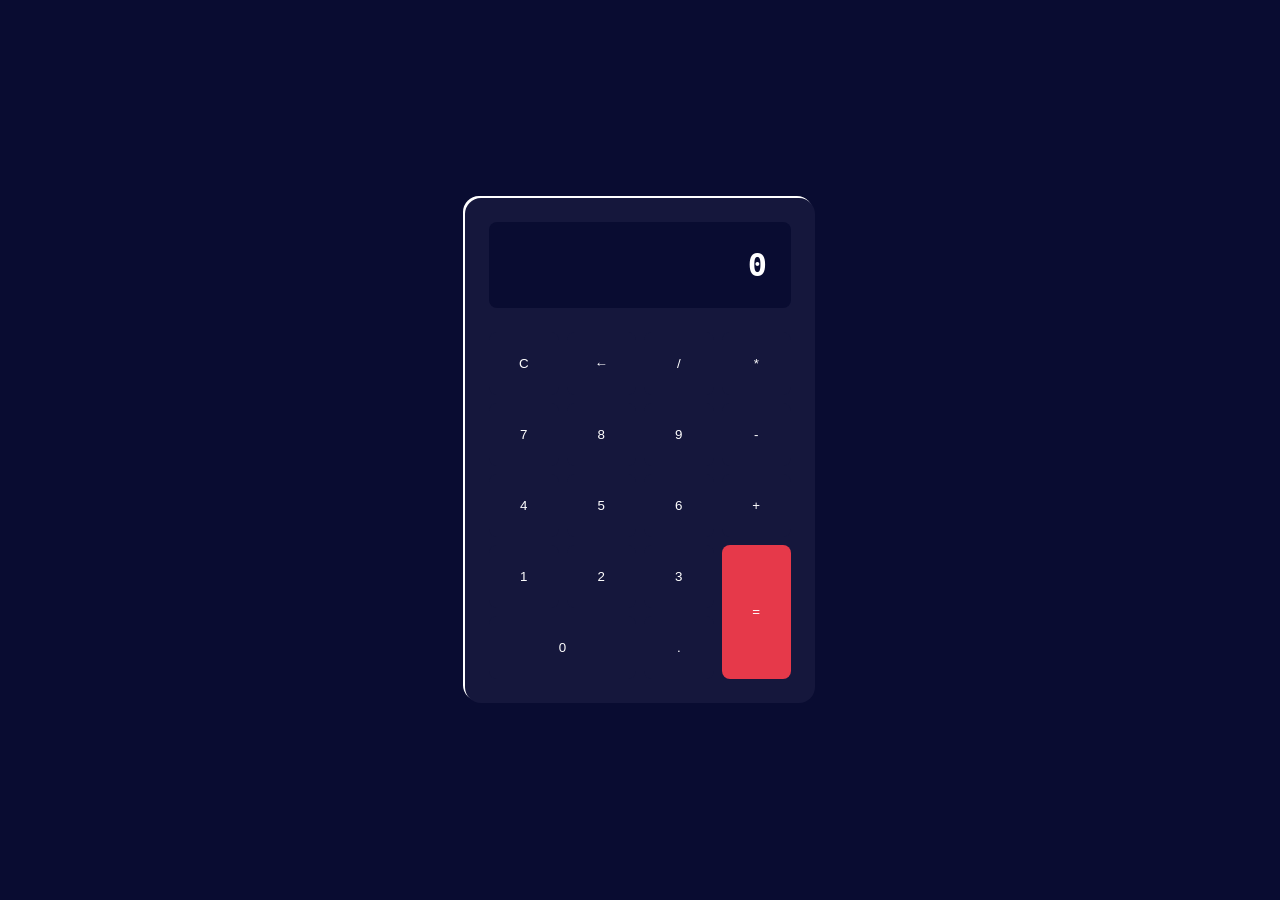
<file: index.html>
<!DOCTYPE html>
<html lang="en">
<head>
    <meta charset="UTF-8">
    <meta name="viewport" content="width=device-width, initial-scale=1.0">
    <title>Calculadora</title>
    <link rel="stylesheet" href="main.css">
</head>
<body>
    <div class="calculadora">
        <div class="pantalla">0</div>
        <button id="c" class="btn">C</button>
        <button id="borrar" class="btn">←</button>
        <button class="btn">/</button>
        <button class="btn">*</button>
        <button class="btn">7</button>
        <button class="btn">8</button>
        <button class="btn">9</button>
        <button class="btn">-</button>
        <button class="btn">4</button>
        <button class="btn">5</button>
        <button class="btn">6</button>
        <button class="btn">+</button>
        <button class="btn">1</button>
        <button class="btn">2</button>
        <button class="btn">3</button>
        <button id="igual" class="btn">=</button>
        <button id="cero" class="btn">0</button>
        <button class="btn">.</button>
    </div>
    <script src="/main.js"></script>
</body>
</html>
</file>
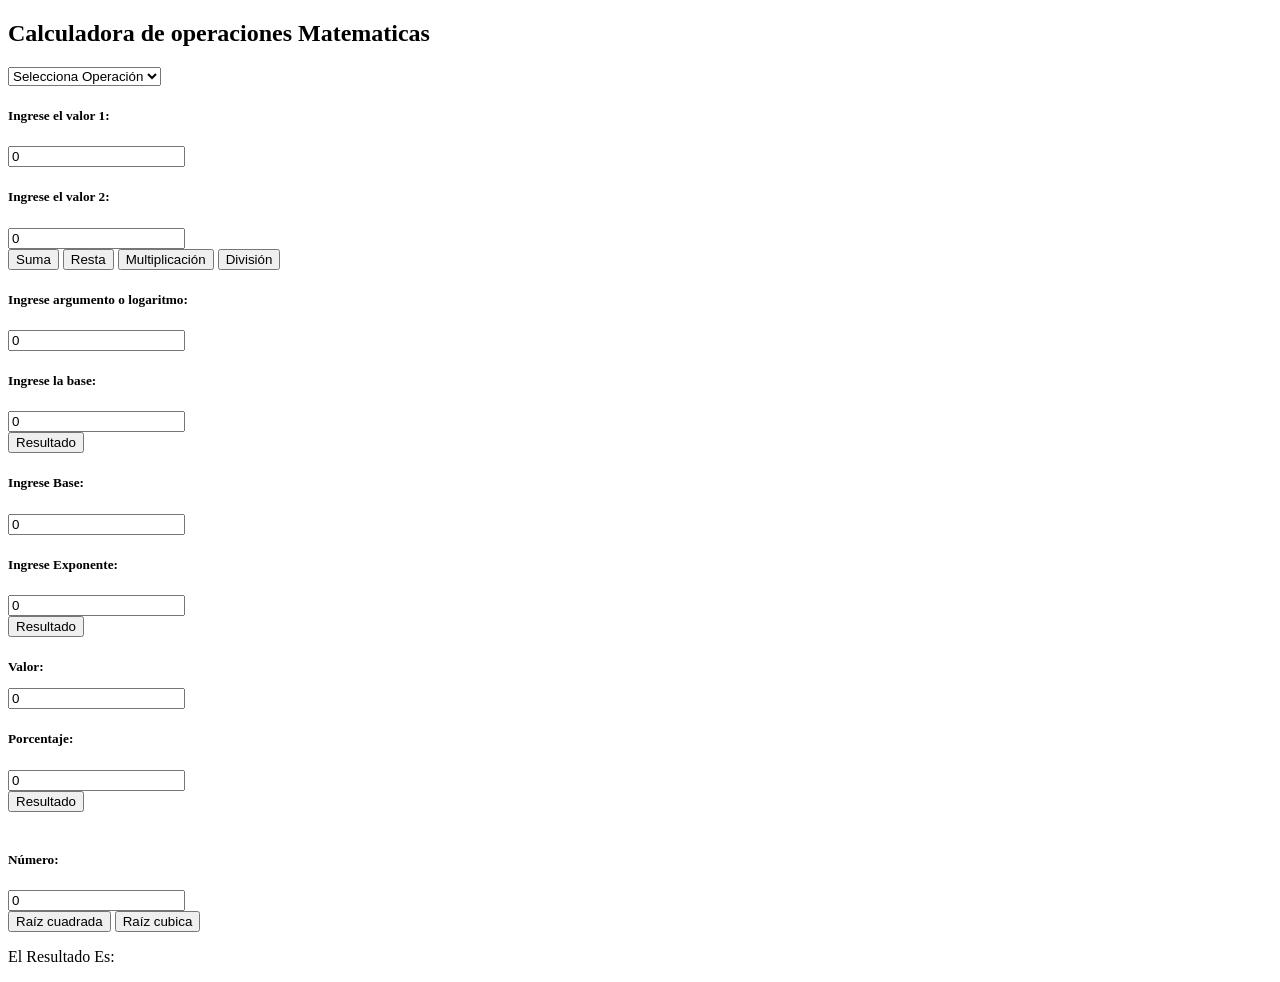
<file: Tools_Math.html>
<!DOCTYPE html>
<html lang="en">
<head>
    <meta charset="UTF-8">
    <meta http-equiv="X-UA-Compatible" content="IE=edge">
    <meta name="viewport" content="width=device-width, initial-scale=1.0">
    <link rel="stylesheet" href="C:\Users\rober\OneDrive\Documentos\GitHub\Calculadora\Math.css">
    <title>Tools</title>
</head>
<body>
    
    <form id="calculadora" name="" method="get">
        <h2 id="title">Calculadora de operaciones Matematicas</h2>
        <div class="content-select">
            <select id="select_ope" onchange="opcion()">
                <option value="vacio">Selecciona Operación</option>
                <option value="op_basic" >Operaciones Basicas</option>
                <option value="log">Logaritmo</option>
                <option value="pot">Potencia</option>
                <option value="por">Porcentaje</option>
                <option value="Raiz">Raíz</option>
            </select>
        </div>
        
        <div id="op_basic">
            <h5>Ingrese el valor 1:</h5>
            <input type="number" id="n1" value="0">
            <h5>Ingrese el valor 2:</h5>
            <input type="number" id="n2" value="0">
            <br>
            <button onclick="suma();" type="button">Suma</button>
            <button onclick="resta();" type="button">Resta</button>
            <button onclick="multiplicar();" type="button">Multiplicación</button>
            <button onclick="dividir();" type="button">División</button><br>    
        </div>

        <div id="log">
            <h5>Ingrese argumento o logaritmo:</h5>
            <input type="number" id="nlog1" value="0">
            <h5>Ingrese la base:</h5>
            <input type="number" id="nlog2" value="0"><br>
            <button onclick="logaritmo();" type="button">Resultado</button>
            <br>
        </div>

        <div id="pot">
            <h5>Ingrese Base:</h5>
            <input type="number" id="npot1" value="0">
            <h5>Ingrese Exponente:</h5>
            <input type="number" id="npot2" value="0"><br>
            <button onclick="potencia();" type="button">Resultado</button>
        </div>

        <div id="por">
            <h5>Valor:</p>
            <input type="number" id="npor1" value="0">
            <h5>Porcentaje:</h5>
            <input type="number" id="npor2" value="0"><br>
            <button onclick="porcentaje();" type="button">Resultado</button>
        </div>
        <br>         
        <div id="raiz">
            <h5>Número:</h5>
            <input type="number" id="nr" value="0"><br>
            <button onclick="raiz_2();" type="button">Raíz cuadrada</button>
            <button onclick="raiz_3();" type="button">Raíz cubica</button>
        </div>
        <div id="resultado">
            <p>El Resultado Es: <span id="resul"></span></p>
        </div>
    </form>
    <script src="C:\Users\rober\OneDrive\Documentos\GitHub\Calculadora\Math.js"></script>
</body>
</html>
</file>
<file: main.css>
*{
    margin: 0;
    padding: 0;
    box-sizing: border-box;
    font-family: sans-serif;
}

body{
    min-height: 100vh;
    background-color: #090c31;
    display: grid;
    place-items: center;
}

.calculadora{
    background-color: #15173c;
    color: white;
    display: grid;
    grid-template-columns: repeat(4, 1fr);
    width: 350px;
    padding: 1.5rem;
    border-radius: 1rem;
    gap: 0.5rem;
    box-shadow: -2px -2px white;
}

.pantalla{
    grid-column: 1/-1;
    background-color: #090c31;
    padding: 1.5rem;
    font-size: 2rem;
    text-align: right;
    border-radius: .5rem;
    margin-bottom: 1rem;
    font-family: monospace;
    font-weight: 600;
    overflow: auto;
}

.btn{
    background-color: #15173c;
    color: white;
    border: 0;
    padding: 1.5rem .5rem;
    display: flex;
    justify-content: center;
    align-items: center;
    border-radius: .5rem;
    cursor: pointer;
    
}

.btn:hover{
    background-color: #090c31;
}

#cero{
    grid-column: span 2;
}

#igual{
    grid-row: span 2;
    background-color: #e6394a;
}

#igual:hover{
    background-color: #e65766;
}
</file>
